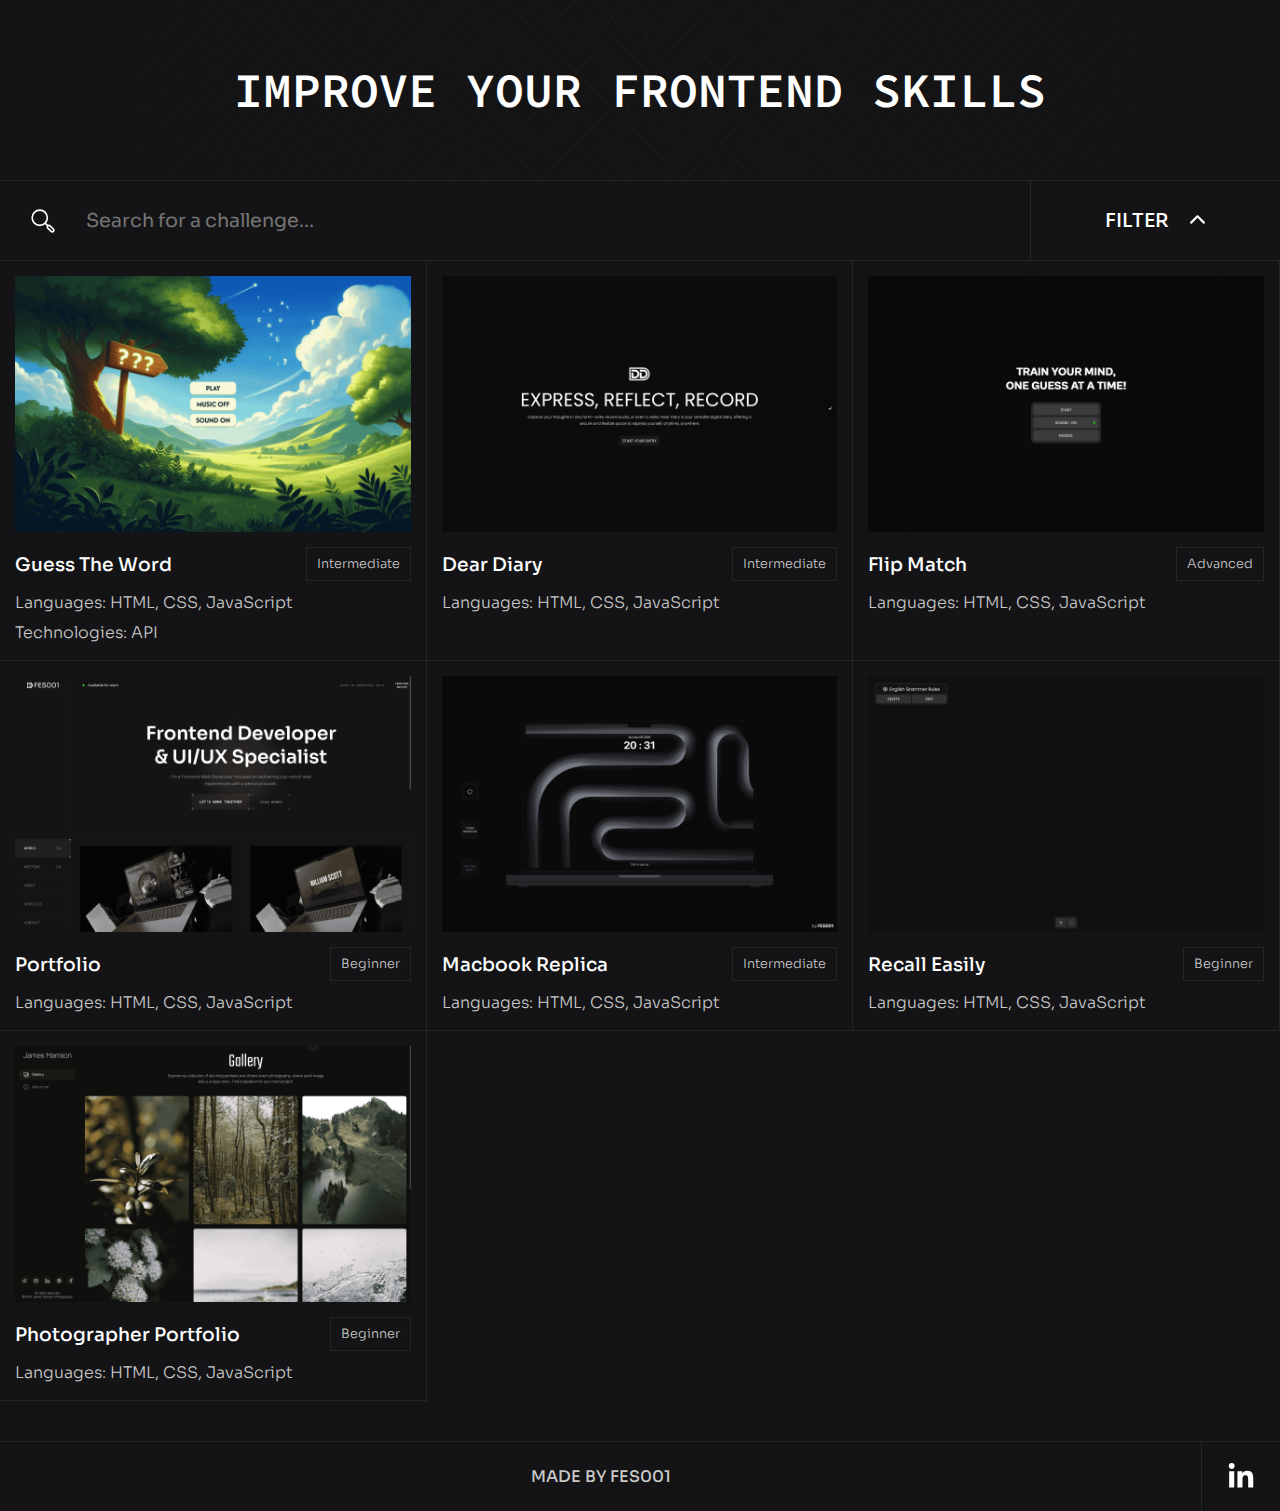
<file: index.html>
<!DOCTYPE html>
<html lang="en">
<head>
    <meta charset="UTF-8">
    <meta name="viewport" content="width=device-width, initial-scale=1.0">
    <meta name="description" content="Get better at coding by doing challenges that actually challenge your skills.">
    <title>Improve Your Web Skills by doing challenges that you have never seen before</title>
    <link rel="stylesheet" href="./styles/reset.css">
    <link rel="stylesheet" href="./styles/main.css">
    <link rel="stylesheet" href="./styles/footer.css">
</head>
<body>
    <main>
        <div class="main-header">
            <h1 class="main-header-itself">Improve Your Frontend Skills</h1>
        </div>
        <div class="main-search-filter">
            <form class="main-search">
                <label for="searchInput" class="main-search-input-container">
                    <svg class="main-search-input-svg" xmlns="http://www.w3.org/2000/svg" viewBox="0 0 24 24" width="24" height="24" color="#000000" fill="none">
                        <path d="M14 14L16.5 16.5" stroke="currentColor" stroke-width="1.5" stroke-linejoin="round" />
                        <path d="M16.4333 18.5252C15.8556 17.9475 15.8556 17.0109 16.4333 16.4333C17.0109 15.8556 17.9475 15.8556 18.5252 16.4333L21.5667 19.4748C22.1444 20.0525 22.1444 20.9891 21.5667 21.5667C20.9891 22.1444 20.0525 22.1444 19.4748 21.5667L16.4333 18.5252Z" stroke="currentColor" stroke-width="1.5" stroke-linecap="round" />
                        <path d="M16 9C16 5.13401 12.866 2 9 2C5.13401 2 2 5.13401 2 9C2 12.866 5.13401 16 9 16C12.866 16 16 12.866 16 9Z" stroke="currentColor" stroke-width="1.5" stroke-linejoin="round" />
                    </svg>
                    <input type="text" placeholder="Search for a challenge..." class="main-search-input-itself" id="searchInput">
                    <button title="Clear the input" type="button" class="main-search-input-button" id="searchCharacterRemoveButton">
                        <svg class="main-search-input-button-svg" xmlns="http://www.w3.org/2000/svg" viewBox="0 0 24 24" width="24" height="24" color="#000000" fill="none">
                            <path d="M19.0005 4.99988L5.00049 18.9999M5.00049 4.99988L19.0005 18.9999" stroke="currentColor" stroke-width="1.5" stroke-linecap="round" stroke-linejoin="round" />
                        </svg>
                    </button>
                </label>
            </form>
            <div class="main-filter">
                <button type="button" class="main-filter-itself">
                    <h3 class="main-filter-itself-text">FILTER</h3>
                    <svg class="main-filter-itself-svg" xmlns="http://www.w3.org/2000/svg" viewBox="0 0 512 512"><path d="M233.4 105.4c12.5-12.5 32.8-12.5 45.3 0l192 192c12.5 12.5 12.5 32.8 0 45.3s-32.8 12.5-45.3 0L256 173.3 86.6 342.6c-12.5 12.5-32.8 12.5-45.3 0s-12.5-32.8 0-45.3l192-192z"/></svg>
                </button>
                <div class="main-filter-drop-down">
                    <div class="main-filter-drop-down-input">
                        <label for="dropDownInput">
                            <input type="checkbox" class="main-filter-drop-down-input-itself" id="dropDownInput" value="HTML">
                            <h3 class="main-filter-drop-down-input-text">HTML</h3>
                        </label>
                    </div>
                    <div class="main-filter-drop-down-input">
                        <label for="dropDownInputTwo">
                            <input type="checkbox" class="main-filter-drop-down-input-itself" id="dropDownInputTwo" value="CSS">
                            <h3 class="main-filter-drop-down-input-text">CSS</h3>
                        </label>
                    </div>
                    <div class="main-filter-drop-down-input">
                        <label for="dropDownInputThree">
                            <input type="checkbox" class="main-filter-drop-down-input-itself" id="dropDownInputThree" value="JavaScript">
                            <h3 class="main-filter-drop-down-input-text">JavaScript</h3>
                        </label>
                    </div>
                    <div class="main-filter-drop-down-input">
                        <label for="dropDownInputFour">
                            <input type="checkbox" class="main-filter-drop-down-input-itself" id="dropDownInputFour" value="API">
                            <h3 class="main-filter-drop-down-input-text">API</h3>
                        </label>
                    </div>
                    <div class="main-filter-drop-down-input">
                        <label for="dropDownInputFive">
                            <input type="checkbox" class="main-filter-drop-down-input-itself" id="dropDownInputFive" value="Beginner">
                            <h3 class="main-filter-drop-down-input-text">Beginner</h3>
                        </label>
                    </div>
                    <div class="main-filter-drop-down-input">
                        <label for="dropDownInputSix">
                            <input type="checkbox" class="main-filter-drop-down-input-itself" id="dropDownInputSix" value="Intermediate">
                            <h3 class="main-filter-drop-down-input-text">Intermediate</h3>
                        </label>
                    </div>
                    <div class="main-filter-drop-down-input">
                        <label for="dropDownInputSeven">
                            <input type="checkbox" class="main-filter-drop-down-input-itself" id="dropDownInputSeven" value="Advanced">
                            <h3 class="main-filter-drop-down-input-text">Advanced</h3>
                        </label>
                    </div>
                </div>
            </div>
        </div>
        <div class="main-output">
        </div>
    </main>
    <footer>
        <a href="https://fes001-portfolio.vercel.app/" target="_blank" class="footer-link">
            <div class="footer-link-text-container">
                <h4 class="footer-link-text-itself">MADE BY FES001</h4>
                <h4 class="footer-link-text-itself">MADE BY FES001</h4>
            </div>
        </a>
        <div class="footer-links">
            <a href="https://www.linkedin.com/in/firdavs-utkirov-41592131b/" target="_blank" class="footer-link-itself">
                <svg class="footer-link-itself-svg" xmlns="http://www.w3.org/2000/svg" viewBox="0 0 448 512"><path d="M100.3 448H7.4V148.9h92.9zM53.8 108.1C24.1 108.1 0 83.5 0 53.8a53.8 53.8 0 0 1 107.6 0c0 29.7-24.1 54.3-53.8 54.3zM447.9 448h-92.7V302.4c0-34.7-.7-79.2-48.3-79.2-48.3 0-55.7 37.7-55.7 76.7V448h-92.8V148.9h89.1v40.8h1.3c12.4-23.5 42.7-48.3 87.9-48.3 94 0 111.3 61.9 111.3 142.3V448z"/></svg>
            </a>
        </div>
    </footer>
    
    <script src="./scripts/filter-toggle.js"></script>
    <script src="./scripts/search-features.js"></script>
    <script src="./scripts/display.js"></script>
</body>
</html>
</file>
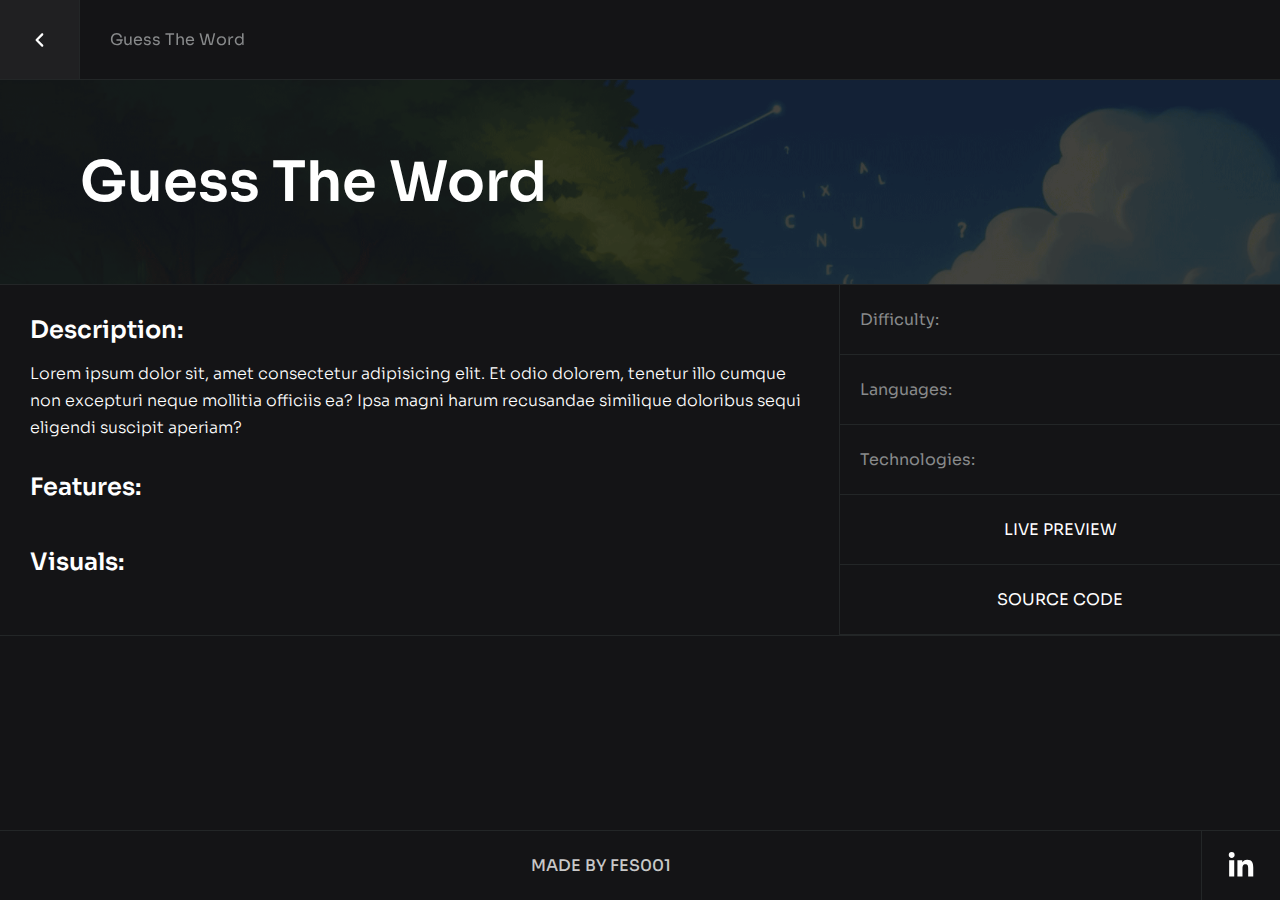
<file: pages/challenge-showcase.html>
<!DOCTYPE html>
<html lang="en">
<head>
    <meta charset="UTF-8">
    <meta name="viewport" content="width=device-width, initial-scale=1.0">
    <title>Challenge's Name</title>
    <link rel="stylesheet" href="../styles/reset.css">
    <link rel="stylesheet" href="../styles/challenge-showcase.css">
    <link rel="stylesheet" href="../styles/footer.css">
</head>
<body>
    <main>
        <header class="header">
            <a href="../index.html" class="header-go-back-button">
                <svg class="header-go-back-button-svg" xmlns="http://www.w3.org/2000/svg" viewBox="0 0 320 512"><path d="M41.4 233.4c-12.5 12.5-12.5 32.8 0 45.3l160 160c12.5 12.5 32.8 12.5 45.3 0s12.5-32.8 0-45.3L109.3 256 246.6 118.6c12.5-12.5 12.5-32.8 0-45.3s-32.8-12.5-45.3 0l-160 160z"/></svg>
            </a>
            <h4 class="header-challenge-name" id="headerChallengeName">Guess The Word</h4>
        </header>
        <div class="main-itself">
            <div class="main-itself-challenge-name">
                <h1 class="main-itself-challenge-name-itself" id="mainChallengeName">Guess The Word</h1>
            </div>
            <div class="main-itself-challenge-information">
                <div class="main-itself-challenge-information-left">
                    <div class="main-itself-challenge-information-left-inner">
                        <h2 class="main-itself-challenge-information-left-inner-subheader">Description:</h2>
                        <p class="main-itself-challenge-information-left-inner-paragraph" id="descriptionText">Lorem ipsum dolor sit, amet consectetur adipisicing elit. Et odio dolorem, tenetur illo cumque non excepturi neque mollitia officiis ea? Ipsa magni harum recusandae similique doloribus sequi eligendi suscipit aperiam?</p>
                    </div>
                    <div class="main-itself-challenge-information-left-inner">
                        <h2 class="main-itself-challenge-information-left-inner-subheader">Features:</h2>
                        <ul class="main-itself-challenge-information-left-inner-ul"></ul>
                    </div>
                    <div class="main-itself-challenge-information-left-inner" id="visualsContainer">
                        <h2 class="main-itself-challenge-information-left-inner-subheader">Visuals:</h2>
                    </div>
                </div>
                <div class="main-itself-challenge-information-right">
                    <div class="main-itself-challenge-information-right-itself">
                        <div class="main-itself-challenge-information-right-itself-inner">
                            <h4 class="main-itself-challenge-information-right-itself-inner-text">Difficulty: </h4>
                            <h4 class="main-itself-challenge-information-right-itself-inner-text" id="difficultyText"></h4>
                        </div>
                        <div class="main-itself-challenge-information-right-itself-inner">
                            <h4 class="main-itself-challenge-information-right-itself-inner-text">Languages: </h4>
                            <h4 class="main-itself-challenge-information-right-itself-inner-text" id="languagesText"></h4>
                        </div>
                        <div class="main-itself-challenge-information-right-itself-inner" id="technologiesTextContainer">
                            <h4 class="main-itself-challenge-information-right-itself-inner-text">Technologies: </h4>
                            <h4 class="main-itself-challenge-information-right-itself-inner-text" id="technologiesText"></h4>
                        </div>
                        <a target="_blank" class="main-itself-challenge-information-right-itself-inner-link" id="livePreviewAnchor">LIVE PREVIEW</a>
                        <a target="_blank" class="main-itself-challenge-information-right-itself-inner-link" id="sourceCodeAnchor">SOURCE CODE</a>
                    </div>
                </div>
            </div>
        </div>
    </main>
    <footer>
        <a href="https://fes001-portfolio.vercel.app/" target="_blank" class="footer-link">
            <div class="footer-link-text-container">
                <h4 class="footer-link-text-itself">MADE BY FES001</h4>
                <h4 class="footer-link-text-itself">MADE BY FES001</h4>
            </div>
        </a>
        <div class="footer-links">
            <a href="https://www.linkedin.com/in/firdavs-utkirov-41592131b/" target="_blank" class="footer-link-itself">
                <svg class="footer-link-itself-svg" xmlns="http://www.w3.org/2000/svg" viewBox="0 0 448 512"><path d="M100.3 448H7.4V148.9h92.9zM53.8 108.1C24.1 108.1 0 83.5 0 53.8a53.8 53.8 0 0 1 107.6 0c0 29.7-24.1 54.3-53.8 54.3zM447.9 448h-92.7V302.4c0-34.7-.7-79.2-48.3-79.2-48.3 0-55.7 37.7-55.7 76.7V448h-92.8V148.9h89.1v40.8h1.3c12.4-23.5 42.7-48.3 87.9-48.3 94 0 111.3 61.9 111.3 142.3V448z"/></svg>
            </a>
        </div>
    </footer>

    <script src="../scripts/challenge-showcase.js"></script>
</body>
</html>
</file>
<file: styles/main.css>
/* MAIN */

main {
    display: flex;
    flex-direction: column;
    padding-bottom: 40px;
}

/* 

    MAIN HEADER

*/

.main-header {
    padding-block: 60px;
    display: flex;
    justify-content: center;
    border-bottom: var(--border-c);
    position: relative;
    background-color: rgba(18,18,18, 0.2);
}

.main-header::before {
    content: '';
    position: absolute;
    top: 0;
    left: 0;
    width: 100%;
    height: 100%;
    background: url(../assets/main-header-bg.svg) no-repeat;
    background-size: cover;
    opacity: 0.05;
    z-index: -1;
}

.main-header::after {
    content: '';
    position: absolute;
    top: 0;
    left: 0;
    width: 100%;
    height: 100%;
    background: radial-gradient(circle at 50% 50%, transparent, var(--bg-color) 90%);
}

.main-header-itself {
    z-index: 1;
    color: white;
    text-align: center;
    font-size: 3rem;
    text-transform: uppercase;
    font-family: var(--f-source-code-pro);
    font-weight: 600;
}

/*

    MAIN SEARCH FILTER

*/

.main-search-filter {
    display: grid;
    grid-template-columns: 1fr auto;
    height: 80px;
    border-bottom: var(--border-c);
}

/* MAIN SEARCH */

.main-search {
    display: flex;
}

.main-search-input-container {
    width: 100%;
    height: 100%;
    padding-inline: 30px 20px;
    display: flex;
    align-items: center;
    column-gap: 30px;
}

.main-search-input-svg {
    color: white;
    width: 30px;
    height: 30px;
}

.main-search-input-itself {
    width: 100%;
    height: 100%;
    outline: none;
    font-size: 1.2rem;
    border: 0;
    background-color: transparent;
    color: white;
    font-family: var(--f-sora);
}

.main-search-input-button {
    background-color: transparent;
    border: 0;
    cursor: pointer;
    display: flex;
    justify-content: center;
    align-items: center;
    border-radius: 2rem;
    padding: 10px;
    opacity: 0;
    pointer-events: none;
}

.main-search-input-button-shown {
    opacity: 1;
    pointer-events: unset;
}

.main-search-input-button-svg {
    color: white;
    height: 25px;
    height: 25px;
}

.main-search-input-button:hover {
    background-color: rgba(255,255,255,0.06);
}

.main-search-input-button:active {
    background-color: rgba(255,255,255,0.04);
}

/* MAIN FILTER */

.main-filter {
    border-left: var(--border-c);
    width: 250px;
    position: relative;
}

/* MAIN FILTER ITSELF */

.main-filter-itself {
    width: 100%;
    height: 100%;
    display: flex;
    align-items: center;
    justify-content: center;
    column-gap: 20px;
    background-color: transparent;
    border: 0;
    cursor: pointer;
}

.main-filter-itself-text {
    color: white;
    font-family: var(--f-sora);
    font-weight: 500;
    font-size: 1.2rem;
}

.main-filter-itself-svg {
    width: 17px;
    height: 17px;
    fill: white;
    transition: transform 300ms;
}

.main-filter-itself:hover {
    background-color: var(--bg-hover-color);
}

.main-filter-itself:active {
    background-color: var(--bg-active-color);
}

.main-filter-itself-active {
    background-color: var(--bg-active-color);
}

.main-filter-itself-active .main-filter-itself-svg {
    transform: rotateZ(180deg);
}

/* MAIN FILTER DROP DOWN */

.main-filter-drop-down {
    position: absolute;
    top: 100%;
    left: 0;
    width: 100%;
    background-color: var(--bg-color);
    border: 1px solid rgba(35,38,39);
    border-bottom: 0;
    opacity: 0;
    pointer-events: none;
    z-index: 50;
    transition: opacity 300ms;
    box-shadow: 0 4px 0 rgba(0,0,0,0.4);
}

.main-filter-drop-down-active {
    opacity: 1;
    pointer-events: unset;
}

/* MAIN FILTER DROP DOWN INPUT */

.main-filter-drop-down-input {
    width: 100%;
    height: 60px;
    position: relative;
    border-bottom: var(--border-c);
}

.main-filter-drop-down-input label {
    position: absolute;
    top: 0;
    left: 0;
    width: 100%;
    height: 100%;
    display: grid;
    grid-template-columns: auto 1fr;
    align-items: center;
}

input[type="checkbox"] {
    appearance: none;
    -webkit-appearance: none;
    margin-inline: 20px;
    width: 20px;
    height: 20px;
    border: 1px solid rgba(45,48,49);
    background-color: var(--border-c);
    position: relative;
}

input[type="checkbox"]::before {
    content: url(../assets/checked.svg);
    position: absolute;
    top: 0;
    left: 0;
    width: 100%;
    height: 100%;
    display: none;
    justify-content: center;
    align-items: center;
}

/* MAIN FILTER DROP DOWN INPUT STATES */
 
input[type="checkbox"]:checked {
    opacity: 1;
    background-color: var(--bg-active-color);
}

input[type="checkbox"]:checked::before {
    display: flex;
}

.main-filter-drop-down-input-text {
    color: white;
    font-family: var(--f-sora);
    font-weight: 400;
}

.main-filter-drop-down-input:hover {
    background-color: var(--bg-hover-color);
}

.main-filter-drop-down-input:active {
    background-color: var(--bg-active-color);
}

/*

    MAIN OUTPUT

*/

.main-output {
    display: grid;
    grid-template-columns: repeat(auto-fill, minmax(400px, 1fr));
}

/* MAIN OUTPUT ITSELF */

.main-output-itself {
    font-family: var(--f-sora);
    padding: 15px;
    border-right: var(--border-c);
    border-bottom: var(--border-c);
    display: flex;
    flex-direction: column;
    row-gap: 15px;
    text-decoration: none;
    position: relative;
}

.main-output-itself::before {
    content: '';
    position: absolute;
    top: 0;
    left: 0;
    width: 100%;
    height: 100%;
    background: linear-gradient(rgb(32, 32, 34), transparent);
    z-index: -1;
    opacity: 0;
    transition: opacity 300ms;
}

/* MAIN OUTPUT ITSELF IMAGE */

.main-output-itself-image {
    width: 100%;
    background-color: var(--bg-color);
    line-height: 0;
    position: relative;
}

.main-output-itself-image-itself {
    width: 100%;
}

/* MAIN OUTPUT ITSELF IMAGE BORDERS */

.main-output-itself-image-borders {
    --large: 18px;
    --thickness: 1px;
    --position: 0;
    --opacity: 0;
    position: absolute;
    top: 0;
    left: 0;
    width: 100%;
    height: 100%;
}

/* MAIN OUTPUT ITSELF IMAGE BORDER TOP LEFT */

.main-output-itself-image-border-top-left {
    position: absolute;
    top: var(--position);
    left: var(--position);
    background-color: white;
    width: var(--large);
    height: var(--thickness);
    opacity: var(--opacity);
    transition: top 300ms, left 300ms, opacity 300ms;
}

.main-output-itself-image-border-top-left::before {
    content: '';
    position: absolute;
    top: 0;
    left: 0;
    width: var(--thickness);
    height: var(--large);
    background-color: white;
}

/* MAIN OUTPUT ITSELF IMAGE BORDER TOP RIGHT */

.main-output-itself-image-border-top-right {
    position: absolute;
    top: var(--position);
    right: var(--position);
    background-color: white;
    width: var(--large);
    height: var(--thickness);
    opacity: var(--opacity);
    transition: top 300ms, right 300ms, opacity 300ms;
}

.main-output-itself-image-border-top-right::before {
    content: '';
    position: absolute;
    top: 0;
    right: 0;
    width: var(--thickness);
    height: var(--large);
    background-color: white;
}

/* MAIN OUTPUT ITSELF IMAGE BORDER BOTTOM LEFT */

.main-output-itself-image-border-bottom-left {
    position: absolute;
    bottom: var(--position);
    left: var(--position);
    background-color: white;
    width: var(--large);
    height: var(--thickness);
    opacity: var(--opacity);
    transition: bottom 300ms, left 300ms, opacity 300ms;
}

.main-output-itself-image-border-bottom-left::before {
    content: '';
    position: absolute;
    bottom: 0;
    left: 0;
    width: var(--thickness);
    height: var(--large);
    background-color: white;
}

/* MAIN OUTPUT ITSELF IMAGE BORDER BOTTOM RIGHT */

.main-output-itself-image-border-bottom-right {
    position: absolute;
    bottom: var(--position);
    right: var(--position);
    background-color: white;
    width: var(--large);
    height: var(--thickness);
    opacity: var(--opacity);
    transition: bottom 300ms, right 300ms, opacity 300ms;
}

.main-output-itself-image-border-bottom-right::before {
    content: '';
    position: absolute;
    bottom: 0;
    right: 0;
    width: var(--thickness);
    height: var(--large);
    background-color: white;
}

/* MAIN OUTPUT ITSELF INFORMATION */

.main-output-itself-information {
    display: flex;
    flex-direction: column;
    row-gap: 10px;
}

/* MAIN OUTPUT ITSELF INFORMATION HEADER */

.main-output-itself-information-header {
    display: flex;
    align-items: center;
    column-gap: 50px;
    justify-content: space-between;
}

.main-output-itself-information-header-itself {
    color: white;
    font-weight: 500;
}

.main-output-itself-information-header-level {
    color: rgb(200, 200, 200);
    border: 1px solid rgba(35,38,39);
    padding: 8px 10px;
    font-size: 0.8rem;
    font-weight: 300;
}

/* MAIN OUTPUT ITSELF INFORMATION MORE */

.main-output-itself-information-more {
    display: flex;
    flex-direction: column;
    row-gap: 6px;
}

.main-output-itself-information-more-paragraph {
    color: rgb(200, 200, 200);
    line-height: 1.5;
    font-weight: 300;
}

/* MAIN OUTPUT ITSELF STATES */

.main-output-itself:hover .main-output-itself-image-borders {
    --position: 10px;
    --opacity: 1;
}

.main-output-itself:hover::before {
    opacity: 1;
}

/* MEDIA QURIES */

@media (max-width: 1000px) {
    .main-header-itself {
        font-size: 2.5rem;
    }
}

@media (max-width: 800px) {
    .main-header-itself {
        font-size: 2rem;
    }
    .main-header {
        padding: 40px;
    }
    .main-output {
        grid-template-columns: 1fr;
    }
    .main-output-itself {
        border-right: 0;
    }
    .main-search-filter {
        height: 60px;
    }
    .main-filter {
        width: 220px;
    }
    .main-header::before {
        background-size: 200%;
    }
    .main-search-input-button {
        padding: 5px;
    }
    .main-search-input-button-svg {
        width: 20px;
        height: 20px;
    }
}

@media (max-width: 650px) {
    .main-search-filter {
        grid-template-columns: 1fr;
        height: auto;
    }
    .main-search {
        height: 60px;
        border-bottom: 1px solid rgba(35,38,39);
    }
    .main-filter {
        border: 0;
        width: 100%;
        height: 50px;
    }
    .main-filter-itself {
        column-gap: 10px;
    }
    .main-filter-itself-text,
    .main-search-input-itself {
        font-size: 1.05rem;
    }
    .main-search-input-svg {
        width: 25px;
        height: 25px;
    }
    .main-filter-itself-svg {
        width: 14px;
        height: 14px;
    }
    .main-filter-drop-down-input {
        height: 50px;
    }
    .main-filter-drop-down-input-text {
        font-size: 1rem;
    }
}
</file>
<file: styles/footer.css>
/* FOOTER */

footer {
    height: 70px;
    border-top: var(--border-c);
    display: grid;
    grid-template-columns: 1fr auto;
}

/* FOOTER LINK */

.footer-link {
    width: 100%;
    text-decoration: none;
    color: white;
    display: flex;
    flex-direction: column;
    align-items: center;
    justify-content: center;
    font-family: var(--f-sora);
}

.footer-link-text-container {
    position: relative;
    overflow: hidden;
}

.footer-link-text-itself {
    color: rgb(200, 200, 200);
    font-weight: 500;
    transition: transform 300ms;
}

.footer-link-text-itself:last-of-type {
    color: white;
    font-weight: 500;
    position: absolute;
    bottom: 0;
    transform: translateY(30px);
    transition: transform 300ms;
}

/* FOOTER LINK HOVER */

.footer-link:hover {
    background-color: var(--bg-hover-color);
}

.footer-link:hover .footer-link-text-itself {
    transform: translateY(-50px);
}

.footer-link:hover .footer-link-text-itself:last-of-type {
    transform: translateY(0);
}

/* FOOTER LINKS */

.footer-links {
    display: flex;
}

.footer-link-itself {
    border-left: 1px solid rgba(35,38,39);
    padding-inline: 25px;
    display: flex;
    justify-items: center;
    align-items: center;
}

.footer-link-itself-svg {
    width: 28px;
    height: 28px;
    fill: white;
}

.footer-link-itself:hover {
    background-color: var(--bg-hover-color);
}
</file>
<file: styles/challenge-showcase.css>
/* MAIN */

main {
    display: flex;
    flex-direction: column;
    font-family: var(--f-sora);
    padding-bottom: 80px;
}

/*

    HEADER

*/

.header {
    position: fixed;
    width: 100%;
    height: 80px;
    display: grid;
    grid-template-columns: auto 1fr;
    align-items: center;
    column-gap: 30px;
    border-bottom: var(--border-c);
    background-color: rgba(20, 20, 22, 0.85);
    backdrop-filter: blur(10px);
    -webkit-backdrop-filter: blur(10px);
    z-index: 999;
}

/* HEADER GO BACK BUTTON */

.header-go-back-button {
    width: 80px;
    height: 100%;
    display: flex;
    justify-content: center;
    align-items: center;
    border-right: var(--border-c);
    transition: background-color 200ms;
}

.header-go-back-button-svg {
    fill: rgb(136, 138, 139);
    width: 18px;
    height: 18px;
    transition: fill 200ms;
}

.header-go-back-button:hover {
    background-color: var(--bg-hover-color);
}

.header-go-back-button:hover .header-go-back-button-svg {
    fill: white;
}

.header-challenge-name {
    color: rgb(136, 138, 139);
    font-weight: 400;
}

/* 

    MAIN ITSELF

*/

.main-itself {
    padding-top: 80px;
    display: flex;
    flex-direction: column;
}

/* MAIN ITSELF CHALLENGE NAME */

.main-itself-challenge-name {
    padding: 60px 80px;
    border-bottom: var(--border-c);
    position: relative;
    overflow: hidden;
    background: url(../assets/challenge-images/guessTheGame1.png) no-repeat;
    background-size: cover;
    background-position: top;
    z-index: -1;
    animation: 40s infinite challenge-bg-image-animation;
}

.main-itself-challenge-name::before {
    content: '';
    position: absolute;
    top: 0;
    left: 0;
    background-color: rgba(20, 20, 22, 0.8);
    width: 100%;
    height: 100%;
    z-index: -1;
}

.main-itself-challenge-name-itself {
    color: white;
    font-size: 3.5rem;
    font-weight: 600;
    line-height: 1.5;
}

@keyframes challenge-bg-image-animation {
    0%{background-position: top;}
    50%{background-position: bottom;}
    100%{background-position: top;}
}

/* MAIN ITSELF CHALLENGE INFORMATION */

.main-itself-challenge-information {
    display: grid;
    grid-template-columns: 1fr auto;
    border-bottom: 1px solid rgba(35,38,39);
}

/* MAIN ITSELF CHALLENGE INFORMATION LEFT */

.main-itself-challenge-information-left {
    border-right: 1px solid rgba(35,38,39);
    padding: 30px;
    display: flex;
    flex-direction: column;
    row-gap: 30px;
}

.main-itself-challenge-information-left-inner {
    display: flex;
    flex-direction: column;
    row-gap: 15px;
}

.main-itself-challenge-information-left-inner-subheader {
    color: white;
    font-weight: 600;
}

.main-itself-challenge-information-left-inner-paragraph {
    color: white;
    font-weight: 300;
    line-height: 1.7;
}

.main-itself-challenge-information-left-inner-ul {
    color: white;
    padding-left: 30px;
    display: flex;
    flex-direction: column;
    row-gap: 10px;
}

.main-itself-challenge-information-left-inner-ul-item {
    font-weight: 300;
    line-height: 1.7;
}

.main-itself-challenge-information-left-inner-ul-item span {
    font-weight: 500;
}

.main-itself-challenge-information-left-inner-image {
    width: 100%;
}

/* MAIN ITSELF CHALLENGE INFORMATION RIGHT */

.main-itself-challenge-information-right {
    width: 440px;
}

.main-itself-challenge-information-right-itself {
    position: sticky;
    top: 80px;
    left: 0;
}

.main-itself-challenge-information-right-itself-inner {
    height: 70px;
    border-bottom: var(--border-c);
    display: flex;
    align-items: center;
    justify-content: space-between;
    padding-inline: 20px;
    column-gap: 20px;
}

.main-itself-challenge-information-right-itself-inner-hidden {
    display: none;
}

.main-itself-challenge-information-right-itself-inner-text:first-of-type {
    color: rgb(136, 138, 139);
    font-weight: 400;
}

.main-itself-challenge-information-right-itself-inner-text:last-of-type {
    color: white;
    font-weight: 600;
}

.main-itself-challenge-information-right-itself-inner-link {
    height: 70px;
    border-bottom: var(--border-c);
    display: flex;
    align-items: center;
    justify-content: center;
    padding-inline: 20px;
    color: white;
    text-decoration: none;
}

.main-itself-challenge-information-right-itself-inner-link:hover {
    background-color: var(--bg-hover-color);
}

/* MEDIA QUERIES */

@media (max-width: 1000px) {
    .main-itself-challenge-name {
        padding: 40px 80px;
    }
    .main-itself-challenge-name-itself {
        font-size: 2.5rem;
    }
    .main-itself-challenge-information-right {
        width: 370px;
    }
}

@media (max-width: 900px) {
    .main-itself-challenge-information {
        display: flex;
        flex-direction: column-reverse;
    }
    .main-itself-challenge-information-right {
        width: 100%;
    }
}

@media (max-width: 800px) {
    .header {
        height: 60px;
    }
    .header-go-back-button {
        width: 60px;
    }
    .main-itself {
        padding-top: 60px;
    }
    .main-itself-challenge-information-left {
        padding: 20px;
    }
    .main-itself-challenge-name {
        padding: 30px 70px;
    }
    .main-itself-challenge-name-itself {
        font-size: 2rem;
    }
    .main-itself-challenge-information-right-itself-inner,
    .main-itself-challenge-information-right-itself-inner-link {
        height: 55px;
    }
}

@media (max-width: 500px) {
    .main-itself-challenge-name {
        padding: 20px 30px;
    }
}
</file>
